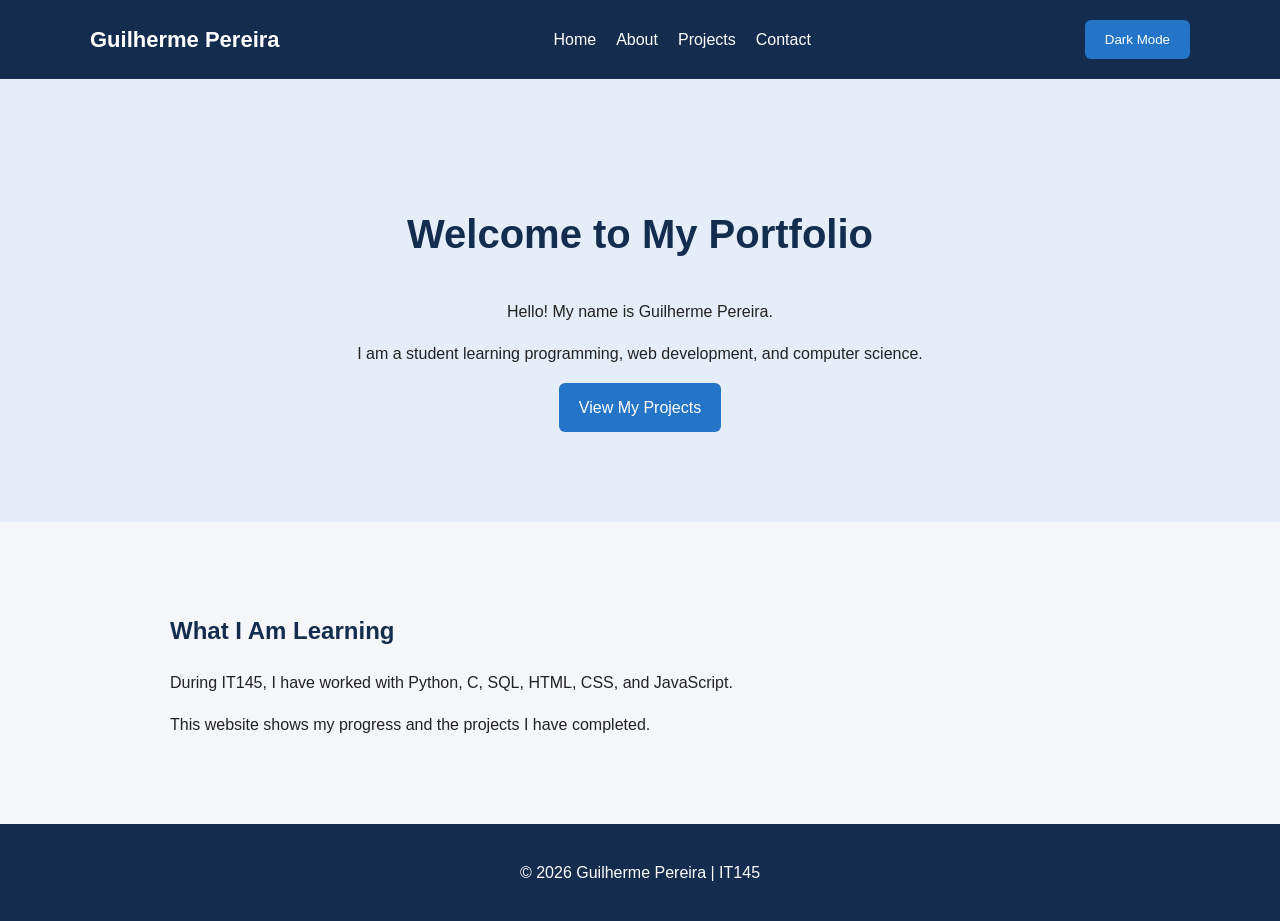
<file: index.html>
<!DOCTYPE html>
<html lang="en">
<head>
    <meta charset="UTF-8">
    <meta name="viewport" content="width=device-width, initial-scale=1.0">
    <title>Guilherme Pereira | Portfolio</title>
    <link rel="stylesheet" href="css/style.css">
    <script src="js/main.js" defer></script>
</head>
<body>
    <header>
        <nav>
            <a href="index.html" class="logo">Guilherme Pereira</a>
            <div class="nav-links">
                <a href="index.html">Home</a>
                <a href="about.html">About</a>
                <a href="projects.html">Projects</a>
                <a href="contact.html">Contact</a>
            </div>
            <button id="theme-toggle" type="button">Dark Mode</button>
        </nav>
    </header>

    <main>
        <section class="hero">
            <h1>Welcome to My Portfolio</h1>
            <p>Hello! My name is Guilherme Pereira.</p>
            <p>
                I am a student learning programming,
                web development, and computer science.
            </p>
            <a href="projects.html" class="btn">View My Projects</a>
        </section>

        <section class="content">
            <h2>What I Am Learning</h2>
            <p>
                During IT145, I have worked with Python,
                C, SQL, HTML, CSS, and JavaScript.
            </p>
            <p>
                This website shows my progress and
                the projects I have completed.
            </p>
        </section>
    </main>

    <footer>
        <p>© 2026 Guilherme Pereira | IT145</p>
    </footer>
</body>
</html>
</file>
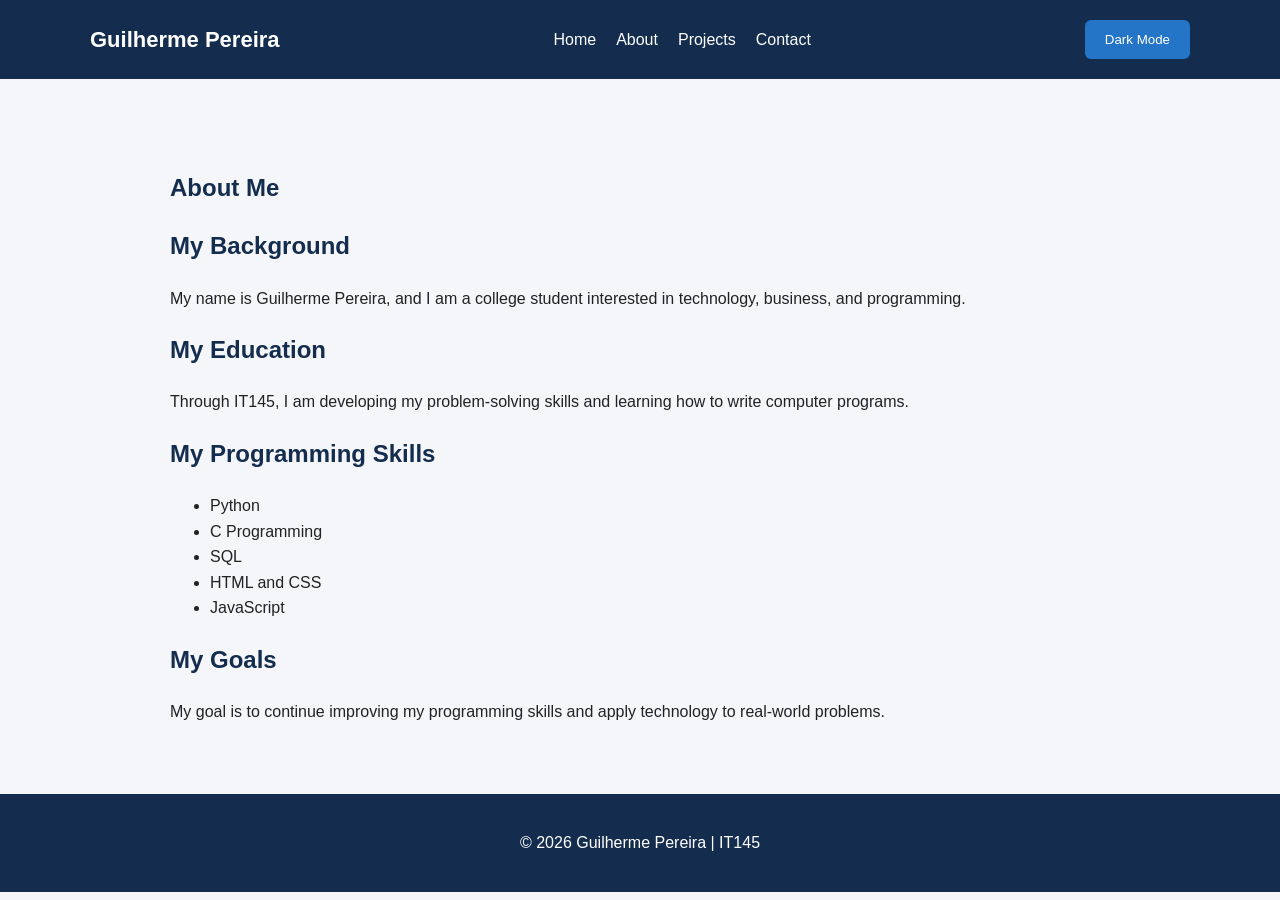
<file: about.html>
<!DOCTYPE html>
<html lang="en">
<head>
    <meta charset="UTF-8">
    <meta name="viewport" content="width=device-width, initial-scale=1.0">
    <title>About Me | Guilherme Pereira</title>
    <link rel="stylesheet" href="css/style.css">
    <script src="js/main.js" defer></script>
</head>
<body>
    <header>
        <nav>
            <a href="index.html" class="logo">Guilherme Pereira</a>
            <div class="nav-links">
                <a href="index.html">Home</a>
                <a href="about.html">About</a>
                <a href="projects.html">Projects</a>
                <a href="contact.html">Contact</a>
            </div>
            <button id="theme-toggle" type="button">Dark Mode</button>
        </nav>
    </header>

    <main>
        <section class="content">
            <h1>About Me</h1>

            <h2>My Background</h2>
            <p>
                My name is Guilherme Pereira, and I am
                a college student interested in technology,
                business, and programming.
            </p>

            <h2>My Education</h2>
            <p>
                Through IT145, I am developing my
                problem-solving skills and learning
                how to write computer programs.
            </p>

            <h2>My Programming Skills</h2>
            <ul>
                <li>Python</li>
                <li>C Programming</li>
                <li>SQL</li>
                <li>HTML and CSS</li>
                <li>JavaScript</li>
            </ul>

            <h2>My Goals</h2>
            <p>
                My goal is to continue improving my
                programming skills and apply technology
                to real-world problems.
            </p>
        </section>
    </main>

    <footer>
        <p>© 2026 Guilherme Pereira | IT145</p>
    </footer>
</body>
</html>
</file>
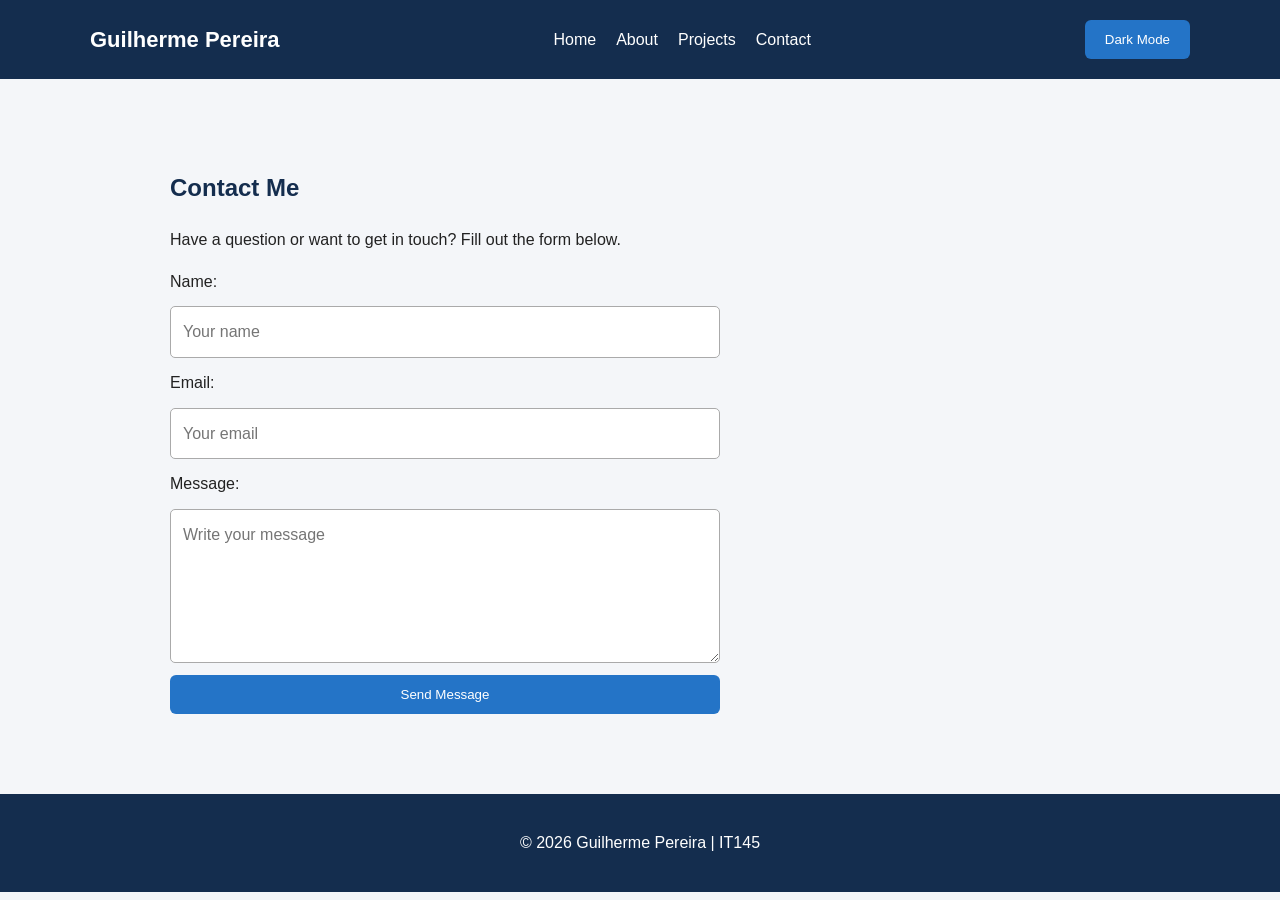
<file: contact.html>
<!DOCTYPE html>
<html lang="en">
<head>
    <meta charset="UTF-8">
    <meta name="viewport" content="width=device-width, initial-scale=1.0">
    <title>Contact | Guilherme Pereira</title>
    <link rel="stylesheet" href="css/style.css">
    <script src="js/main.js" defer></script>
</head>
<body>
    <header>
        <nav>
            <a href="index.html" class="logo">Guilherme Pereira</a>
            <div class="nav-links">
                <a href="index.html">Home</a>
                <a href="about.html">About</a>
                <a href="projects.html">Projects</a>
                <a href="contact.html">Contact</a>
            </div>
            <button id="theme-toggle" type="button">Dark Mode</button>
        </nav>
    </header>

    <main>
        <section class="content">
            <h1>Contact Me</h1>

            <p>
                Have a question or want to get in touch?
                Fill out the form below.
            </p>

            <form id="contact-form">
                <label for="name">Name:</label>
                <input type="text" id="name" name="name"
                       placeholder="Your name" required>

                <label for="email">Email:</label>
                <input type="email" id="email" name="email"
                       placeholder="Your email" required>

                <label for="message">Message:</label>
                <textarea id="message" name="message"
                          rows="5"
                          placeholder="Write your message"
                          required></textarea>

                <button type="submit" class="btn">
                    Send Message
                </button>
            </form>

            <p id="form-response" role="status"></p>
        </section>
    </main>

    <footer>
        <p>© 2026 Guilherme Pereira | IT145</p>
    </footer>
</body>
</html>
</file>
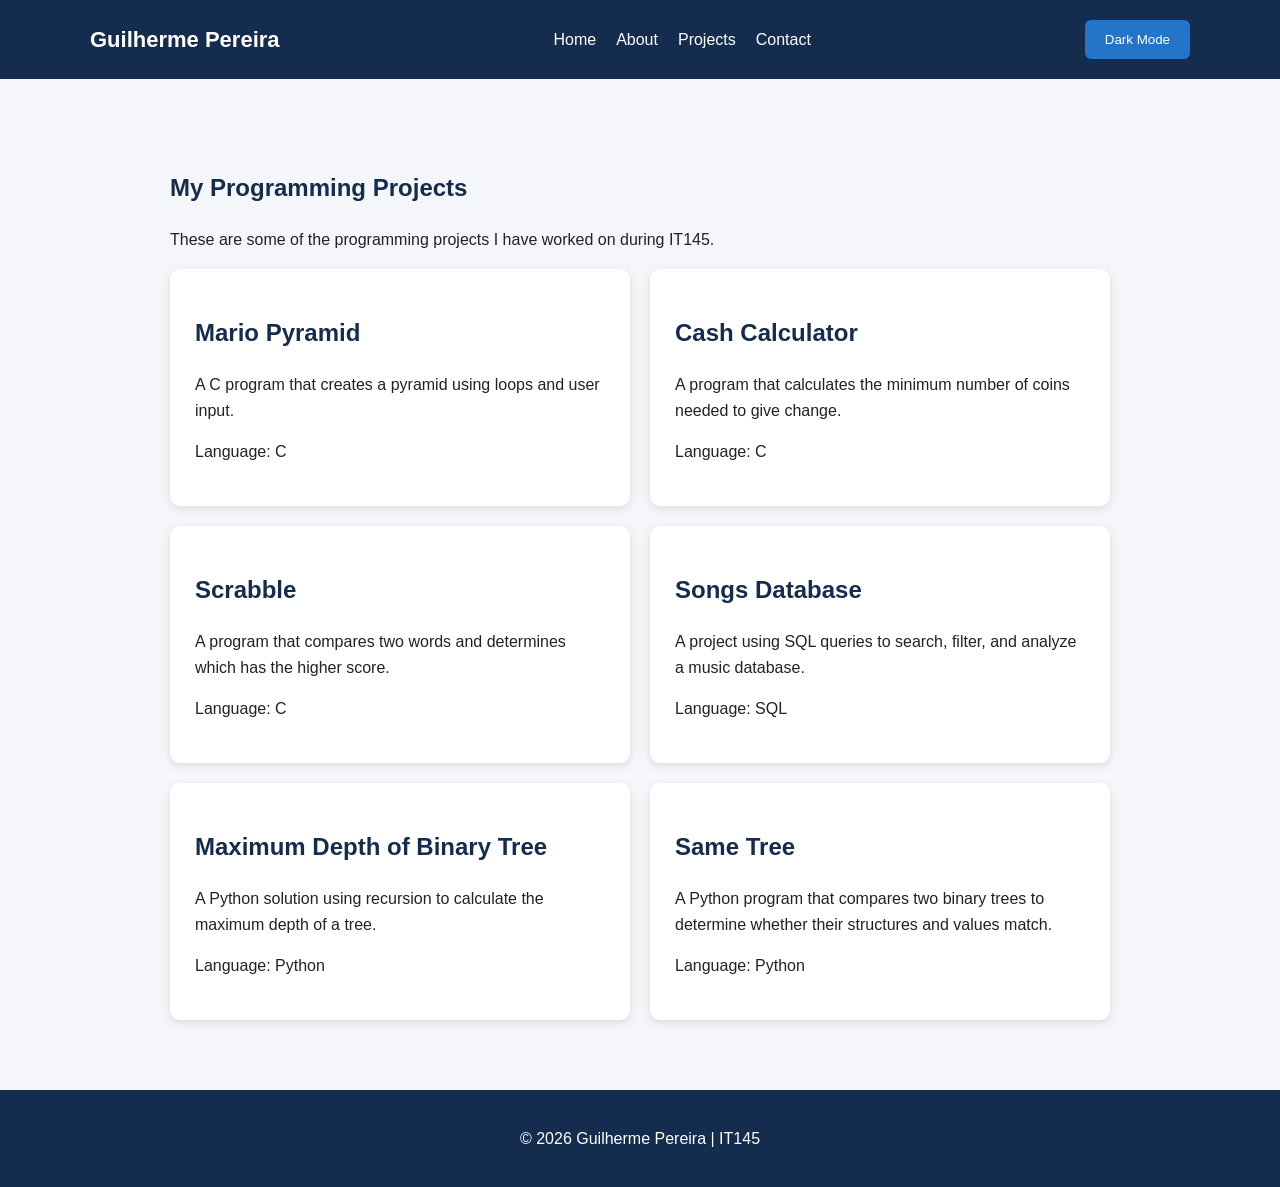
<file: projects.html>
<!DOCTYPE html>
<html lang="en">
<head>
    <meta charset="UTF-8">
    <meta name="viewport" content="width=device-width, initial-scale=1.0">
    <title>My Projects | Guilherme Pereira</title>
    <link rel="stylesheet" href="css/style.css">
    <script src="js/main.js" defer></script>
</head>
<body>
    <header>
        <nav>
            <a href="index.html" class="logo">Guilherme Pereira</a>
            <div class="nav-links">
                <a href="index.html">Home</a>
                <a href="about.html">About</a>
                <a href="projects.html">Projects</a>
                <a href="contact.html">Contact</a>
            </div>
            <button id="theme-toggle" type="button">Dark Mode</button>
        </nav>
    </header>

    <main>
        <section class="content">
            <h1>My Programming Projects</h1>

            <p>
                These are some of the programming projects
                I have worked on during IT145.
            </p>

            <div class="project-grid">

                <article class="project-card">
                    <h2>Mario Pyramid</h2>
                    <p>
                        A C program that creates a pyramid
                        using loops and user input.
                    </p>
                    <p>Language: C</p>
                </article>

                <article class="project-card">
                    <h2>Cash Calculator</h2>
                    <p>
                        A program that calculates the minimum
                        number of coins needed to give change.
                    </p>
                    <p>Language: C</p>
                </article>

                <article class="project-card">
                    <h2>Scrabble</h2>
                    <p>
                        A program that compares two words
                        and determines which has the higher score.
                    </p>
                    <p>Language: C</p>
                </article>

                <article class="project-card">
                    <h2>Songs Database</h2>
                    <p>
                        A project using SQL queries to search,
                        filter, and analyze a music database.
                    </p>
                    <p>Language: SQL</p>
                </article>

                <article class="project-card">
                    <h2>Maximum Depth of Binary Tree</h2>
                    <p>
                        A Python solution using recursion to
                        calculate the maximum depth of a tree.
                    </p>
                    <p>Language: Python</p>
                </article>

                <article class="project-card">
                    <h2>Same Tree</h2>
                    <p>
                        A Python program that compares two
                        binary trees to determine whether
                        their structures and values match.
                    </p>
                    <p>Language: Python</p>
                </article>

            </div>
        </section>
    </main>

    <footer>
        <p>© 2026 Guilherme Pereira | IT145</p>
    </footer>
</body>
</html>
</file>
<file: css/style.css>
/* General page styling */
* {
    box-sizing: border-box;
}

body {
    font-family: Arial, sans-serif;
    margin: 0;
    background-color: #f4f6f9;
    color: #222;
    line-height: 1.6;
}

/* Navigation */
header {
    background-color: #142d4e;
    padding: 20px;
}

nav {
    max-width: 1100px;
    margin: auto;
    display: flex;
    justify-content: space-between;
    align-items: center;
    gap: 20px;
}

.logo {
    font-size: 22px;
    font-weight: bold;
    color: white;
    text-decoration: none;
}

.nav-links {
    display: flex;
    gap: 20px;
}

.nav-links a {
    color: white;
    text-decoration: none;
}

.nav-links a:hover {
    text-decoration: underline;
}

/* Main content */
main {
    min-height: 75vh;
}

.hero {
    text-align: center;
    padding: 90px 20px;
    background-color: #e5edf8;
}

.hero h1 {
    font-size: 40px;
}

.content {
    max-width: 1000px;
    margin: 40px auto;
    padding: 30px;
}

h1, h2 {
    color: #142d4e;
}

/* Buttons */
.btn, #theme-toggle {
    display: inline-block;
    background-color: #2474c7;
    color: white;
    padding: 12px 20px;
    border: none;
    border-radius: 6px;
    text-decoration: none;
    cursor: pointer;
}

.btn:hover, #theme-toggle:hover {
    background-color: #185795;
}

/* Project cards */
.project-grid {
    display: grid;
    grid-template-columns: repeat(2, 1fr);
    gap: 20px;
}

.project-card {
    background-color: white;
    padding: 25px;
    border-radius: 10px;
    box-shadow: 0 3px 10px rgba(0, 0, 0, 0.1);
}

/* Contact form */
form {
    display: flex;
    flex-direction: column;
    gap: 12px;
    max-width: 550px;
}

input, textarea {
    padding: 12px;
    border: 1px solid #aaa;
    border-radius: 5px;
    font: inherit;
}

/* Footer */
footer {
    background-color: #142d4e;
    color: white;
    text-align: center;
    padding: 20px;
}

/* Dark mode */
body.dark-mode {
    background-color: #121820;
    color: #f4f4f4;
}

.dark-mode .hero {
    background-color: #1d2b3b;
}

.dark-mode h1,
.dark-mode h2 {
    color: #80bbff;
}

.dark-mode .project-card {
    background-color: #253449;
}

.dark-mode input,
.dark-mode textarea {
    background-color: #253449;
    color: white;
    border-color: #667;
}

/* Mobile devices */
@media (max-width: 700px) {
    nav {
        flex-direction: column;
    }

    .nav-links {
        flex-wrap: wrap;
        justify-content: center;
    }

    .project-grid {
        grid-template-columns: 1fr;
    }

    .hero h1 {
        font-size: 30px;
    }
}
</file>
